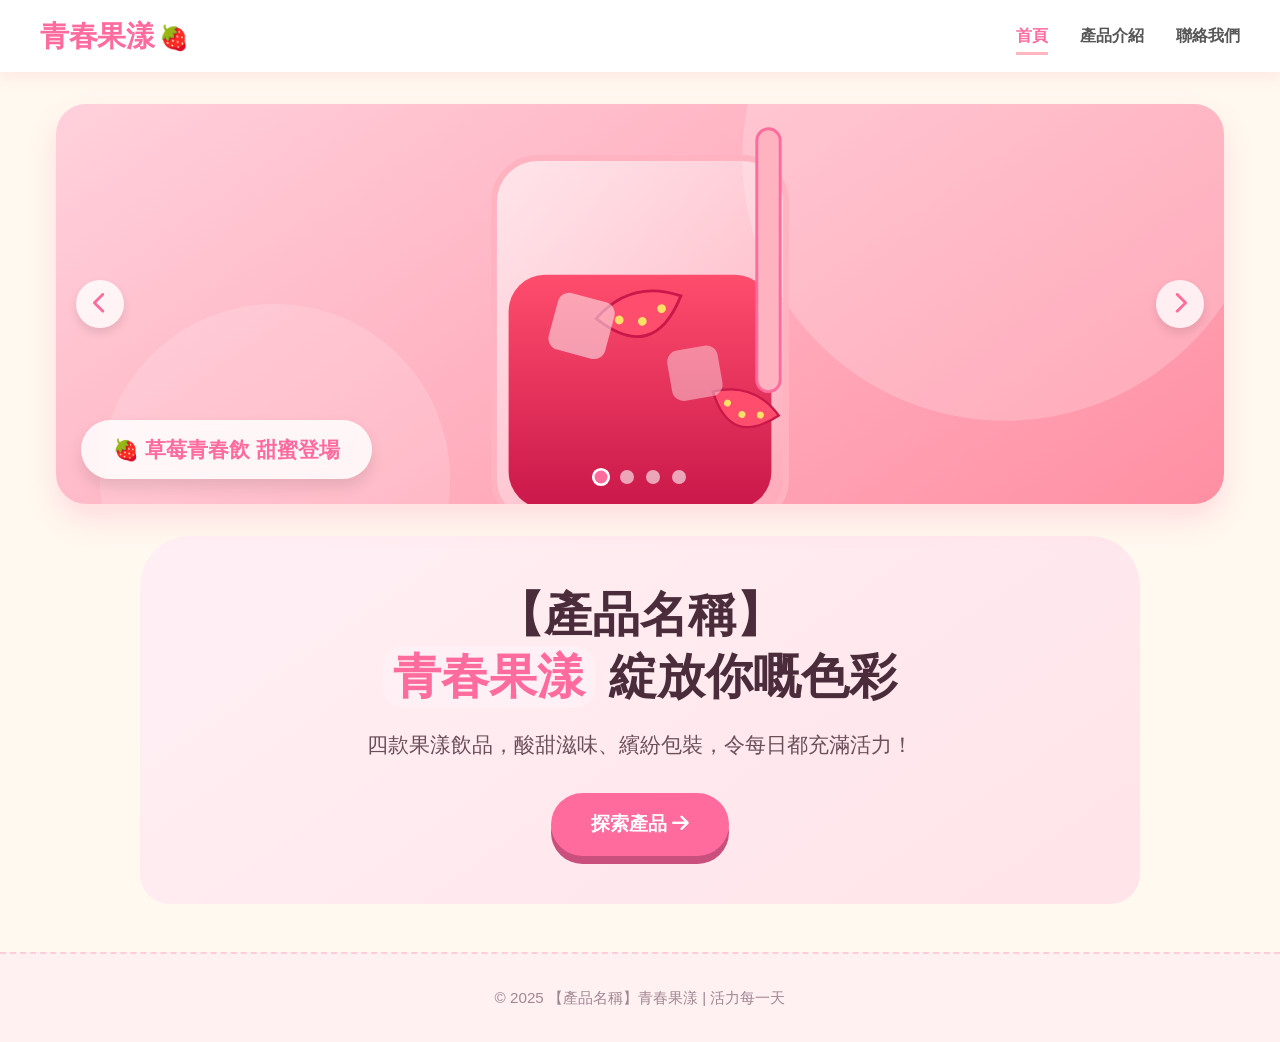
<file: index.html>
<!-- index.html -->
<!DOCTYPE html>
<html lang="zh-HK">
<head>
  <meta charset="UTF-8">
  <meta name="viewport" content="width=device-width, initial-scale=1.0">
  <title>【青春果漾】| 首頁</title>
  <link rel="stylesheet" href="style.css">
  <link rel="stylesheet" href="https://cdnjs.cloudflare.com/ajax/libs/font-awesome/6.0.0-beta3/css/all.min.css">
</head>
<body>
  <!-- 導覽列 -->
  <nav class="navbar">
    <div class="nav-container">
      <a href="index.html" class="logo">青春果漾<span>🍓</span></a>
      <ul class="nav-links">
        <li><a href="index.html" class="active">首頁</a></li>
        <li><a href="products.html">產品介紹</a></li>
        <li><a href="contact.html">聯絡我們</a></li>
      </ul>
    </div>
  </nav>

  <!-- 主要內容：圖片輪播 + 青春主視覺 -->
  <main>
    <section class="hero">
      <div class="carousel-container">
        <div class="carousel">
          <!-- 草莓青春飲 SVG -->
          <div class="carousel-slide active">
            <div class="svg-slide" style="background: linear-gradient(145deg, #ffd1dc, #ff8fa3);">
              <svg viewBox="0 0 800 400" xmlns="http://www.w3.org/2000/svg" preserveAspectRatio="xMidYMid slice">
                <defs>
                  <linearGradient id="strawberryJuice" x1="0%" y1="0%" x2="0%" y2="100%">
                    <stop offset="0%" stop-color="#ff4d6d"/>
                    <stop offset="100%" stop-color="#c9184a"/>
                  </linearGradient>
                  <linearGradient id="glassGrad" x1="0%" y1="0%" x2="100%" y2="100%">
                    <stop offset="0%" stop-color="rgba(255,255,255,0.6)"/>
                    <stop offset="100%" stop-color="rgba(255,255,255,0.1)"/>
                  </linearGradient>
                </defs>
                <!-- 背景光暈 -->
                <circle cx="650" cy="100" r="180" fill="rgba(255,255,255,0.2)"/>
                <circle cx="150" cy="320" r="120" fill="rgba(255,255,255,0.15)"/>
                <!-- 杯子 -->
                <rect x="300" y="100" width="200" height="250" rx="30" fill="url(#glassGrad)" stroke="#ffb3c1" stroke-width="4"/>
                <!-- 果汁 -->
                <rect x="310" y="180" width="180" height="160" rx="25" fill="url(#strawberryJuice)"/>
                <!-- 草莓切片 -->
                <g transform="translate(370, 210) rotate(-15)">
                  <path d="M0,0 Q30,-20 60,0 Q30,40 0,0 Z" fill="#ff4d6d" stroke="#c9184a" stroke-width="2"/>
                  <circle cx="15" cy="5" r="3" fill="#ffe066"/>
                  <circle cx="30" cy="10" r="3" fill="#ffe066"/>
                  <circle cx="45" cy="5" r="3" fill="#ffe066"/>
                </g>
                <g transform="translate(450, 260) rotate(20) scale(0.8)">
                  <path d="M0,0 Q30,-20 60,0 Q30,40 0,0 Z" fill="#ff4d6d" stroke="#c9184a" stroke-width="2"/>
                  <circle cx="15" cy="5" r="3" fill="#ffe066"/>
                  <circle cx="30" cy="10" r="3" fill="#ffe066"/>
                  <circle cx="45" cy="5" r="3" fill="#ffe066"/>
                </g>
                <!-- 冰塊 -->
                <rect x="340" y="195" width="40" height="40" rx="8" fill="rgba(255,255,255,0.5)" transform="rotate(15, 360, 215)"/>
                <rect x="420" y="230" width="35" height="35" rx="8" fill="rgba(255,255,255,0.4)" transform="rotate(-10, 437, 247)"/>
                <!-- 吸管 -->
                <rect x="480" y="80" width="16" height="180" rx="8" fill="#ffb3c1" stroke="#ff6b9d" stroke-width="2"/>
                <!-- 裝飾文字 -->
                <text x="400" y="370" text-anchor="middle" font-family="Poppins, sans-serif" font-size="28" font-weight="bold" fill="#c9184a">🍓 草莓青春飲</text>
              </svg>
            </div>
            <div class="slide-caption">🍓 草莓青春飲 甜蜜登場</div>
          </div>

          <!-- 芒果活力飲 SVG -->
          <div class="carousel-slide">
            <div class="svg-slide" style="background: linear-gradient(145deg, #ffe5b4, #ffb347);">
              <svg viewBox="0 0 800 400" xmlns="http://www.w3.org/2000/svg" preserveAspectRatio="xMidYMid slice">
                <defs>
                  <linearGradient id="mangoJuice" x1="0%" y1="0%" x2="0%" y2="100%">
                    <stop offset="0%" stop-color="#ffb347"/>
                    <stop offset="100%" stop-color="#ff8c00"/>
                  </linearGradient>
                  <linearGradient id="glassGrad2" x1="0%" y1="0%" x2="100%" y2="100%">
                    <stop offset="0%" stop-color="rgba(255,255,255,0.6)"/>
                    <stop offset="100%" stop-color="rgba(255,255,255,0.1)"/>
                  </linearGradient>
                </defs>
                <circle cx="680" cy="320" r="160" fill="rgba(255,255,255,0.2)"/>
                <circle cx="120" cy="80" r="100" fill="rgba(255,255,255,0.15)"/>
                <!-- 杯子 -->
                <rect x="300" y="100" width="200" height="250" rx="30" fill="url(#glassGrad2)" stroke="#ffcc80" stroke-width="4"/>
                <rect x="310" y="180" width="180" height="160" rx="25" fill="url(#mangoJuice)"/>
                <!-- 芒果切片 -->
                <g transform="translate(340, 200) rotate(-25)">
                  <path d="M0,0 Q20,-30 50,-10 Q60,20 30,40 Q0,50 0,0 Z" fill="#ffb347" stroke="#e67e22" stroke-width="2"/>
                  <path d="M5,5 Q20,-15 40,-5" stroke="#ffe066" stroke-width="2" fill="none"/>
                </g>
                <g transform="translate(430, 270) rotate(30) scale(0.7)">
                  <path d="M0,0 Q20,-30 50,-10 Q60,20 30,40 Q0,50 0,0 Z" fill="#ffb347" stroke="#e67e22" stroke-width="2"/>
                  <path d="M5,5 Q20,-15 40,-5" stroke="#ffe066" stroke-width="2" fill="none"/>
                </g>
                <!-- 冰塊 -->
                <rect x="330" y="190" width="45" height="45" rx="8" fill="rgba(255,255,255,0.5)" transform="rotate(-5, 352, 212)"/>
                <rect x="410" y="230" width="40" height="40" rx="8" fill="rgba(255,255,255,0.4)" transform="rotate(10, 430, 250)"/>
                <!-- 吸管 -->
                <rect x="480" y="80" width="16" height="180" rx="8" fill="#ffcc80" stroke="#e67e22" stroke-width="2"/>
                <text x="400" y="370" text-anchor="middle" font-family="Poppins, sans-serif" font-size="28" font-weight="bold" fill="#e67e22">🥭 芒果活力飲</text>
              </svg>
            </div>
            <div class="slide-caption">🥭 芒果活力飲 熱情滿分</div>
          </div>

          <!-- 藍莓優格飲 SVG -->
          <div class="carousel-slide">
            <div class="svg-slide" style="background: linear-gradient(145deg, #d8b4fe, #a78bfa);">
              <svg viewBox="0 0 800 400" xmlns="http://www.w3.org/2000/svg" preserveAspectRatio="xMidYMid slice">
                <defs>
                  <linearGradient id="blueberryJuice" x1="0%" y1="0%" x2="0%" y2="100%">
                    <stop offset="0%" stop-color="#9b72cf"/>
                    <stop offset="100%" stop-color="#6b3fa0"/>
                  </linearGradient>
                  <linearGradient id="glassGrad3" x1="0%" y1="0%" x2="100%" y2="100%">
                    <stop offset="0%" stop-color="rgba(255,255,255,0.6)"/>
                    <stop offset="100%" stop-color="rgba(255,255,255,0.1)"/>
                  </linearGradient>
                </defs>
                <circle cx="650" cy="100" r="150" fill="rgba(255,255,255,0.2)"/>
                <circle cx="180" cy="330" r="130" fill="rgba(255,255,255,0.15)"/>
                <!-- 杯子 -->
                <rect x="300" y="100" width="200" height="250" rx="30" fill="url(#glassGrad3)" stroke="#c4b5fd" stroke-width="4"/>
                <rect x="310" y="180" width="180" height="160" rx="25" fill="url(#blueberryJuice)"/>
                <!-- 藍莓粒 -->
                <circle cx="350" cy="220" r="18" fill="#4c1d95" stroke="#7c3aed" stroke-width="2"/>
                <circle cx="400" cy="250" r="15" fill="#4c1d95" stroke="#7c3aed" stroke-width="2"/>
                <circle cx="440" cy="210" r="20" fill="#4c1d95" stroke="#7c3aed" stroke-width="2"/>
                <circle cx="370" cy="290" r="16" fill="#4c1d95" stroke="#7c3aed" stroke-width="2"/>
                <circle cx="460" cy="280" r="14" fill="#4c1d95" stroke="#7c3aed" stroke-width="2"/>
                <!-- 藍莓高光 -->
                <circle cx="345" cy="215" r="4" fill="rgba(255,255,255,0.6)"/>
                <circle cx="435" cy="205" r="5" fill="rgba(255,255,255,0.6)"/>
                <circle cx="365" cy="285" r="4" fill="rgba(255,255,255,0.6)"/>
                <!-- 優格漩渦 -->
                <path d="M330,200 Q380,160 430,200 Q460,230 440,270" stroke="rgba(255,255,255,0.5)" stroke-width="6" fill="none" stroke-linecap="round"/>
                <!-- 吸管 -->
                <rect x="480" y="80" width="16" height="180" rx="8" fill="#c4b5fd" stroke="#8b5cf6" stroke-width="2"/>
                <text x="400" y="370" text-anchor="middle" font-family="Poppins, sans-serif" font-size="28" font-weight="bold" fill="#4c1d95">🫐 藍莓優格飲</text>
              </svg>
            </div>
            <div class="slide-caption">🫐 藍莓優格飲 夢幻滋味</div>
          </div>

          <!-- 奇異果輕飲 SVG -->
          <div class="carousel-slide">
            <div class="svg-slide" style="background: linear-gradient(145deg, #bbf7d0, #86efac);">
              <svg viewBox="0 0 800 400" xmlns="http://www.w3.org/2000/svg" preserveAspectRatio="xMidYMid slice">
                <defs>
                  <linearGradient id="kiwiJuice" x1="0%" y1="0%" x2="0%" y2="100%">
                    <stop offset="0%" stop-color="#86efac"/>
                    <stop offset="100%" stop-color="#22c55e"/>
                  </linearGradient>
                  <linearGradient id="glassGrad4" x1="0%" y1="0%" x2="100%" y2="100%">
                    <stop offset="0%" stop-color="rgba(255,255,255,0.6)"/>
                    <stop offset="100%" stop-color="rgba(255,255,255,0.1)"/>
                  </linearGradient>
                </defs>
                <circle cx="680" cy="320" r="150" fill="rgba(255,255,255,0.2)"/>
                <circle cx="120" cy="80" r="110" fill="rgba(255,255,255,0.15)"/>
                <!-- 杯子 -->
                <rect x="300" y="100" width="200" height="250" rx="30" fill="url(#glassGrad4)" stroke="#86efac" stroke-width="4"/>
                <rect x="310" y="180" width="180" height="160" rx="25" fill="url(#kiwiJuice)"/>
                <!-- 奇異果切片 -->
                <g transform="translate(360, 210)">
                  <circle cx="0" cy="0" r="40" fill="#84cc16" stroke="#4d7c0f" stroke-width="3"/>
                  <circle cx="0" cy="0" r="25" fill="#a3e635"/>
                  <circle cx="0" cy="0" r="10" fill="#ecfccb"/>
                  <!-- 籽 -->
                  <circle cx="-15" cy="-10" r="2" fill="#1a2e05"/>
                  <circle cx="15" cy="-10" r="2" fill="#1a2e05"/>
                  <circle cx="-10" cy="15" r="2" fill="#1a2e05"/>
                  <circle cx="10" cy="15" r="2" fill="#1a2e05"/>
                  <circle cx="20" cy="5" r="2" fill="#1a2e05"/>
                  <circle cx="-20" cy="5" r="2" fill="#1a2e05"/>
                </g>
                <g transform="translate(450, 270) scale(0.6)">
                  <circle cx="0" cy="0" r="40" fill="#84cc16" stroke="#4d7c0f" stroke-width="3"/>
                  <circle cx="0" cy="0" r="25" fill="#a3e635"/>
                  <circle cx="0" cy="0" r="10" fill="#ecfccb"/>
                  <circle cx="-15" cy="-10" r="2" fill="#1a2e05"/>
                  <circle cx="15" cy="-10" r="2" fill="#1a2e05"/>
                  <circle cx="-10" cy="15" r="2" fill="#1a2e05"/>
                  <circle cx="10" cy="15" r="2" fill="#1a2e05"/>
                </g>
                <!-- 冰塊 -->
                <rect x="335" y="195" width="42" height="42" rx="8" fill="rgba(255,255,255,0.5)" transform="rotate(12, 356, 216)"/>
                <rect x="415" y="235" width="38" height="38" rx="8" fill="rgba(255,255,255,0.4)" transform="rotate(-8, 434, 254)"/>
                <!-- 薄荷葉 -->
                <ellipse cx="490" cy="170" rx="12" ry="6" fill="#22c55e" transform="rotate(-30, 490, 170)"/>
                <ellipse cx="505" cy="180" rx="12" ry="6" fill="#16a34a" transform="rotate(20, 505, 180)"/>
                <!-- 吸管 -->
                <rect x="480" y="80" width="16" height="180" rx="8" fill="#86efac" stroke="#22c55e" stroke-width="2"/>
                <text x="400" y="370" text-anchor="middle" font-family="Poppins, sans-serif" font-size="28" font-weight="bold" fill="#166534">🥝 奇異果輕飲</text>
              </svg>
            </div>
            <div class="slide-caption">🥝 奇異果輕飲 清新輕盈</div>
          </div>
        </div>
        <button class="carousel-btn prev" id="prevBtn"><i class="fas fa-chevron-left"></i></button>
        <button class="carousel-btn next" id="nextBtn"><i class="fas fa-chevron-right"></i></button>
        <div class="carousel-dots" id="dotsContainer">
          <span class="dot active" data-index="0"></span>
          <span class="dot" data-index="1"></span>
          <span class="dot" data-index="2"></span>
          <span class="dot" data-index="3"></span>
        </div>
      </div>
    </section>

    <!-- 青春標語區 -->
    <section class="tagline">
      <h1>【產品名稱】<br><span class="highlight">青春果漾</span> 綻放你嘅色彩</h1>
      <p>四款果漾飲品，酸甜滋味、繽紛包裝，令每日都充滿活力！</p>
      <a href="products.html" class="cta-button">探索產品 <i class="fas fa-arrow-right"></i></a>
    </section>
  </main>

  <!-- 頁尾 -->
  <footer>
    <p>© 2025 【產品名稱】青春果漾 | 活力每一天</p>
  </footer>

  <script src="script.js"></script>
</body>
</html>
</file>
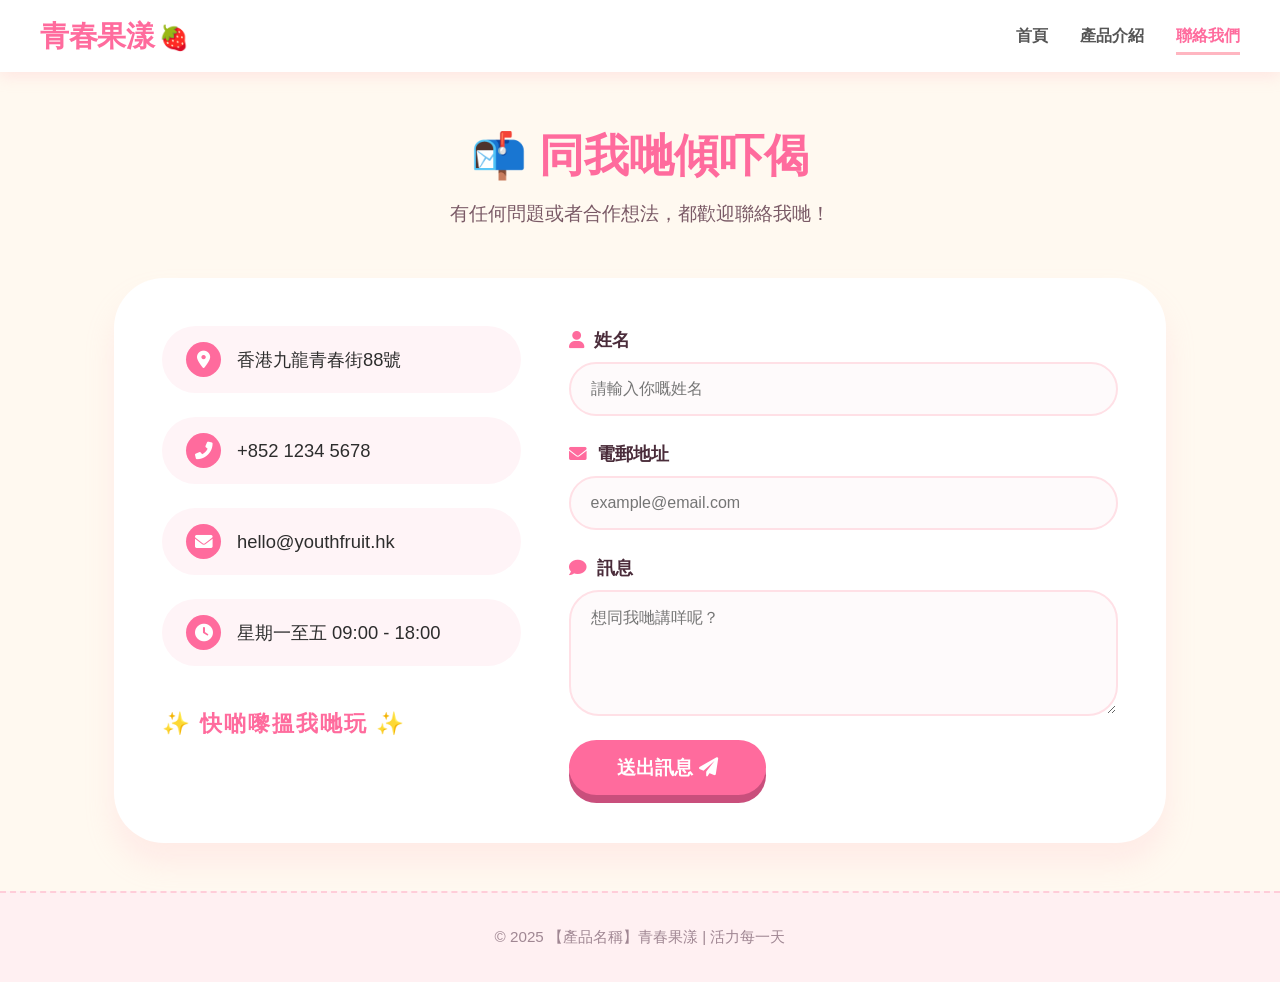
<file: contact.html>
<!-- contact.html -->
<!DOCTYPE html>
<html lang="zh-HK">
<head>
  <meta charset="UTF-8">
  <meta name="viewport" content="width=device-width, initial-scale=1.0">
  <title>【青春果漾】| 聯絡我們</title>
  <link rel="stylesheet" href="style.css">
  <link rel="stylesheet" href="https://cdnjs.cloudflare.com/ajax/libs/font-awesome/6.0.0-beta3/css/all.min.css">
</head>
<body>
  <nav class="navbar">
    <div class="nav-container">
      <a href="index.html" class="logo">青春果漾<span>🍓</span></a>
      <ul class="nav-links">
        <li><a href="index.html">首頁</a></li>
        <li><a href="products.html">產品介紹</a></li>
        <li><a href="contact.html" class="active">聯絡我們</a></li>
      </ul>
    </div>
  </nav>

  <main class="contact-main">
    <h1 class="page-title">📬 同我哋傾吓偈</h1>
    <p class="page-subtitle">有任何問題或者合作想法，都歡迎聯絡我哋！</p>

    <div class="contact-wrapper">
      <!-- 聯絡資訊 -->
      <div class="contact-info">
        <div class="info-item">
          <i class="fas fa-map-marker-alt"></i>
          <p>香港九龍青春街88號</p>
        </div>
        <div class="info-item">
          <i class="fas fa-phone-alt"></i>
          <p>+852 1234 5678</p>
        </div>
        <div class="info-item">
          <i class="fas fa-envelope"></i>
          <p>hello@youthfruit.hk</p>
        </div>
        <div class="info-item">
          <i class="fas fa-clock"></i>
          <p>星期一至五 09:00 - 18:00</p>
        </div>
        <div class="contact-doodle">✨ 快啲嚟搵我哋玩 ✨</div>
      </div>

      <!-- 聯絡表單 (僅示意，無實際後端) -->
      <form class="contact-form" id="contactForm">
        <div class="form-group">
          <label for="name"><i class="fas fa-user"></i> 姓名</label>
          <input type="text" id="name" placeholder="請輸入你嘅姓名" required>
        </div>
        <div class="form-group">
          <label for="email"><i class="fas fa-envelope"></i> 電郵地址</label>
          <input type="email" id="email" placeholder="example@email.com" required>
        </div>
        <div class="form-group">
          <label for="message"><i class="fas fa-comment"></i> 訊息</label>
          <textarea id="message" rows="5" placeholder="想同我哋講咩呢？" required></textarea>
        </div>
        <button type="submit" class="cta-button submit-btn">送出訊息 <i class="fas fa-paper-plane"></i></button>
      </form>
    </div>
  </main>

  <footer>
    <p>© 2025 【產品名稱】青春果漾 | 活力每一天</p>
  </footer>

  <script src="script.js"></script>
</body>
</html>
</file>
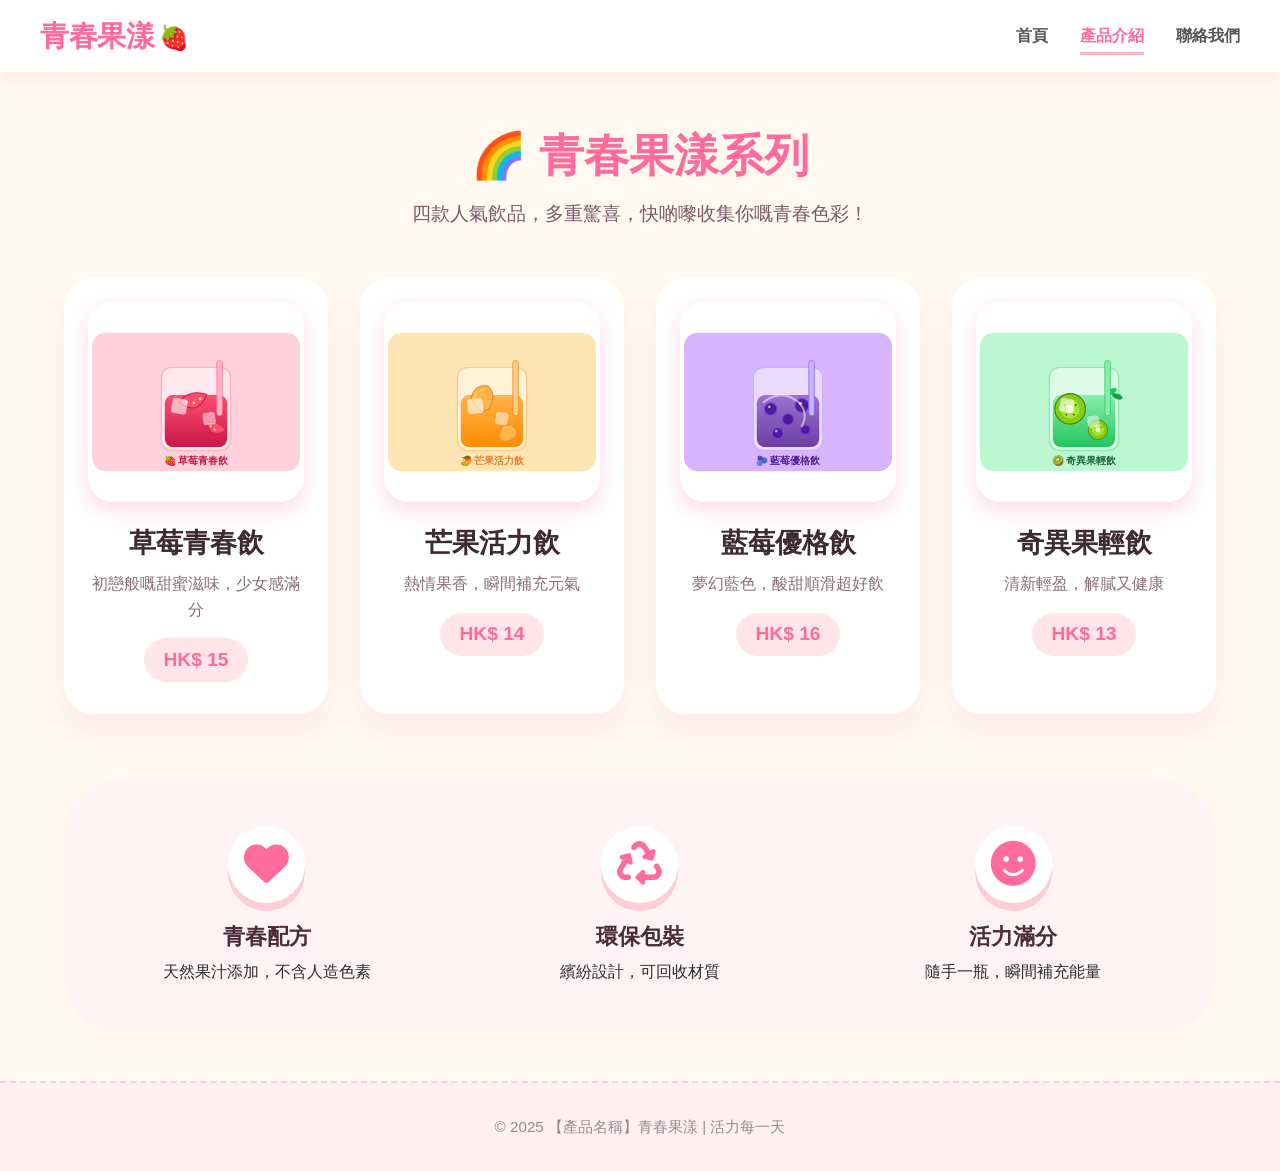
<file: deepseek_html_20261119_5ee842.html>
<!-- products.html -->
<!DOCTYPE html>
<html lang="zh-HK">
<head>
  <meta charset="UTF-8">
  <meta name="viewport" content="width=device-width, initial-scale=1.0">
  <title>【青春果漾】| 產品介紹</title>
  <link rel="stylesheet" href="style.css">
  <link rel="stylesheet" href="https://cdnjs.cloudflare.com/ajax/libs/font-awesome/6.0.0-beta3/css/all.min.css">
</head>
<body>
  <nav class="navbar">
    <div class="nav-container">
      <a href="index.html" class="logo">青春果漾<span>🍓</span></a>
      <ul class="nav-links">
        <li><a href="index.html">首頁</a></li>
        <li><a href="products.html" class="active">產品介紹</a></li>
        <li><a href="contact.html">聯絡我們</a></li>
      </ul>
    </div>
  </nav>

  <main class="products-main">
    <h1 class="page-title">🌈 青春果漾系列</h1>
    <p class="page-subtitle">四款人氣飲品，多重驚喜，快啲嚟收集你嘅青春色彩！</p>

    <!-- 產品卡片網格 -->
    <div class="products-grid">
      <!-- 草莓青春飲 -->
      <div class="product-card">
        <div class="product-img">
          <svg viewBox="0 0 300 200" xmlns="http://www.w3.org/2000/svg">
            <defs>
              <linearGradient id="pStrawberry" x1="0%" y1="0%" x2="0%" y2="100%">
                <stop offset="0%" stop-color="#ff4d6d"/>
                <stop offset="100%" stop-color="#c9184a"/>
              </linearGradient>
            </defs>
            <rect width="300" height="200" rx="20" fill="#ffd1dc"/>
            <!-- 杯子 -->
            <rect x="100" y="50" width="100" height="120" rx="15" fill="rgba(255,255,255,0.5)" stroke="#ffb3c1" stroke-width="2"/>
            <rect x="105" y="90" width="90" height="75" rx="12" fill="url(#pStrawberry)"/>
            <!-- 草莓切片 -->
            <g transform="translate(125, 100) rotate(-15) scale(0.7)">
              <path d="M0,0 Q30,-20 60,0 Q30,40 0,0 Z" fill="#ff4d6d" stroke="#c9184a" stroke-width="2"/>
              <circle cx="15" cy="5" r="3" fill="#ffe066"/>
              <circle cx="30" cy="10" r="3" fill="#ffe066"/>
              <circle cx="45" cy="5" r="3" fill="#ffe066"/>
            </g>
            <g transform="translate(165, 130) rotate(20) scale(0.5)">
              <path d="M0,0 Q30,-20 60,0 Q30,40 0,0 Z" fill="#ff4d6d" stroke="#c9184a" stroke-width="2"/>
              <circle cx="15" cy="5" r="3" fill="#ffe066"/>
              <circle cx="30" cy="10" r="3" fill="#ffe066"/>
            </g>
            <!-- 冰塊 -->
            <rect x="115" y="95" width="22" height="22" rx="4" fill="rgba(255,255,255,0.6)" transform="rotate(10, 126, 106)"/>
            <rect x="160" y="115" width="18" height="18" rx="4" fill="rgba(255,255,255,0.5)" transform="rotate(-8, 169, 124)"/>
            <!-- 吸管 -->
            <rect x="180" y="40" width="8" height="80" rx="4" fill="#ffb3c1" stroke="#ff6b9d" stroke-width="1"/>
            <text x="150" y="190" text-anchor="middle" font-family="Poppins, sans-serif" font-size="14" font-weight="bold" fill="#c9184a">🍓 草莓青春飲</text>
          </svg>
        </div>
        <h3>草莓青春飲</h3>
        <p>初戀般嘅甜蜜滋味，少女感滿分</p>
        <span class="price">HK$ 15</span>
      </div>

      <!-- 芒果活力飲 -->
      <div class="product-card">
        <div class="product-img">
          <svg viewBox="0 0 300 200" xmlns="http://www.w3.org/2000/svg">
            <defs>
              <linearGradient id="pMango" x1="0%" y1="0%" x2="0%" y2="100%">
                <stop offset="0%" stop-color="#ffb347"/>
                <stop offset="100%" stop-color="#ff8c00"/>
              </linearGradient>
            </defs>
            <rect width="300" height="200" rx="20" fill="#ffe5b4"/>
            <rect x="100" y="50" width="100" height="120" rx="15" fill="rgba(255,255,255,0.5)" stroke="#ffcc80" stroke-width="2"/>
            <rect x="105" y="90" width="90" height="75" rx="12" fill="url(#pMango)"/>
            <!-- 芒果切片 -->
            <g transform="translate(120, 95) rotate(-25) scale(0.6)">
              <path d="M0,0 Q20,-30 50,-10 Q60,20 30,40 Q0,50 0,0 Z" fill="#ffb347" stroke="#e67e22" stroke-width="2"/>
              <path d="M5,5 Q20,-15 40,-5" stroke="#ffe066" stroke-width="2" fill="none"/>
            </g>
            <g transform="translate(165, 135) rotate(30) scale(0.45)">
              <path d="M0,0 Q20,-30 50,-10 Q60,20 30,40 Q0,50 0,0 Z" fill="#ffb347" stroke="#e67e22" stroke-width="2"/>
              <path d="M5,5 Q20,-15 40,-5" stroke="#ffe066" stroke-width="2" fill="none"/>
            </g>
            <rect x="115" y="95" width="22" height="22" rx="4" fill="rgba(255,255,255,0.6)" transform="rotate(-5, 126, 106)"/>
            <rect x="155" y="115" width="18" height="18" rx="4" fill="rgba(255,255,255,0.5)" transform="rotate(10, 164, 124)"/>
            <rect x="180" y="40" width="8" height="80" rx="4" fill="#ffcc80" stroke="#e67e22" stroke-width="1"/>
            <text x="150" y="190" text-anchor="middle" font-family="Poppins, sans-serif" font-size="14" font-weight="bold" fill="#e67e22">🥭 芒果活力飲</text>
          </svg>
        </div>
        <h3>芒果活力飲</h3>
        <p>熱情果香，瞬間補充元氣</p>
        <span class="price">HK$ 14</span>
      </div>

      <!-- 藍莓優格飲 -->
      <div class="product-card">
        <div class="product-img">
          <svg viewBox="0 0 300 200" xmlns="http://www.w3.org/2000/svg">
            <defs>
              <linearGradient id="pBlueberry" x1="0%" y1="0%" x2="0%" y2="100%">
                <stop offset="0%" stop-color="#9b72cf"/>
                <stop offset="100%" stop-color="#6b3fa0"/>
              </linearGradient>
            </defs>
            <rect width="300" height="200" rx="20" fill="#d8b4fe"/>
            <rect x="100" y="50" width="100" height="120" rx="15" fill="rgba(255,255,255,0.5)" stroke="#c4b5fd" stroke-width="2"/>
            <rect x="105" y="90" width="90" height="75" rx="12" fill="url(#pBlueberry)"/>
            <!-- 藍莓粒 -->
            <circle cx="125" cy="110" r="9" fill="#4c1d95" stroke="#7c3aed" stroke-width="1.5"/>
            <circle cx="150" cy="125" r="8" fill="#4c1d95" stroke="#7c3aed" stroke-width="1.5"/>
            <circle cx="170" cy="105" r="10" fill="#4c1d95" stroke="#7c3aed" stroke-width="1.5"/>
            <circle cx="135" cy="145" r="8" fill="#4c1d95" stroke="#7c3aed" stroke-width="1.5"/>
            <circle cx="175" cy="140" r="7" fill="#4c1d95" stroke="#7c3aed" stroke-width="1.5"/>
            <!-- 高光 -->
            <circle cx="123" cy="107" r="2" fill="rgba(255,255,255,0.6)"/>
            <circle cx="168" cy="102" r="2.5" fill="rgba(255,255,255,0.6)"/>
            <circle cx="133" cy="142" r="2" fill="rgba(255,255,255,0.6)"/>
            <!-- 優格漩渦 -->
            <path d="M115,100 Q140,80 165,100 Q180,115 170,135" stroke="rgba(255,255,255,0.5)" stroke-width="3" fill="none" stroke-linecap="round"/>
            <rect x="180" y="40" width="8" height="80" rx="4" fill="#c4b5fd" stroke="#8b5cf6" stroke-width="1"/>
            <text x="150" y="190" text-anchor="middle" font-family="Poppins, sans-serif" font-size="14" font-weight="bold" fill="#4c1d95">🫐 藍莓優格飲</text>
          </svg>
        </div>
        <h3>藍莓優格飲</h3>
        <p>夢幻藍色，酸甜順滑超好飲</p>
        <span class="price">HK$ 16</span>
      </div>

      <!-- 奇異果輕飲 -->
      <div class="product-card">
        <div class="product-img">
          <svg viewBox="0 0 300 200" xmlns="http://www.w3.org/2000/svg">
            <defs>
              <linearGradient id="pKiwi" x1="0%" y1="0%" x2="0%" y2="100%">
                <stop offset="0%" stop-color="#86efac"/>
                <stop offset="100%" stop-color="#22c55e"/>
              </linearGradient>
            </defs>
            <rect width="300" height="200" rx="20" fill="#bbf7d0"/>
            <rect x="100" y="50" width="100" height="120" rx="15" fill="rgba(255,255,255,0.5)" stroke="#86efac" stroke-width="2"/>
            <rect x="105" y="90" width="90" height="75" rx="12" fill="url(#pKiwi)"/>
            <!-- 奇異果切片 -->
            <g transform="translate(130, 110) scale(0.55)">
              <circle cx="0" cy="0" r="40" fill="#84cc16" stroke="#4d7c0f" stroke-width="3"/>
              <circle cx="0" cy="0" r="25" fill="#a3e635"/>
              <circle cx="0" cy="0" r="10" fill="#ecfccb"/>
              <circle cx="-15" cy="-10" r="2" fill="#1a2e05"/>
              <circle cx="15" cy="-10" r="2" fill="#1a2e05"/>
              <circle cx="-10" cy="15" r="2" fill="#1a2e05"/>
              <circle cx="10" cy="15" r="2" fill="#1a2e05"/>
            </g>
            <g transform="translate(170, 140) scale(0.35)">
              <circle cx="0" cy="0" r="40" fill="#84cc16" stroke="#4d7c0f" stroke-width="3"/>
              <circle cx="0" cy="0" r="25" fill="#a3e635"/>
              <circle cx="0" cy="0" r="10" fill="#ecfccb"/>
              <circle cx="-15" cy="-10" r="2" fill="#1a2e05"/>
              <circle cx="15" cy="-10" r="2" fill="#1a2e05"/>
            </g>
            <rect x="115" y="95" width="20" height="20" rx="4" fill="rgba(255,255,255,0.6)" transform="rotate(12, 125, 105)"/>
            <rect x="155" y="120" width="17" height="17" rx="4" fill="rgba(255,255,255,0.5)" transform="rotate(-8, 163, 128)"/>
            <!-- 薄荷葉 -->
            <ellipse cx="190" cy="85" rx="8" ry="4" fill="#22c55e" transform="rotate(-30, 190, 85)"/>
            <ellipse cx="198" cy="92" rx="8" ry="4" fill="#16a34a" transform="rotate(20, 198, 92)"/>
            <rect x="180" y="40" width="8" height="80" rx="4" fill="#86efac" stroke="#22c55e" stroke-width="1"/>
            <text x="150" y="190" text-anchor="middle" font-family="Poppins, sans-serif" font-size="14" font-weight="bold" fill="#166534">🥝 奇異果輕飲</text>
          </svg>
        </div>
        <h3>奇異果輕飲</h3>
        <p>清新輕盈，解膩又健康</p>
        <span class="price">HK$ 13</span>
      </div>
    </div>

    <!-- 產品特色 -->
    <section class="features">
      <div class="feature-item">
        <i class="fas fa-heart"></i>
        <h4>青春配方</h4>
        <p>天然果汁添加，不含人造色素</p>
      </div>
      <div class="feature-item">
        <i class="fas fa-recycle"></i>
        <h4>環保包裝</h4>
        <p>繽紛設計，可回收材質</p>
      </div>
      <div class="feature-item">
        <i class="fas fa-smile"></i>
        <h4>活力滿分</h4>
        <p>隨手一瓶，瞬間補充能量</p>
      </div>
    </section>
  </main>

  <footer>
    <p>© 2025 【產品名稱】青春果漾 | 活力每一天</p>
  </footer>

  <script src="script.js"></script>
</body>
</html>
</file>
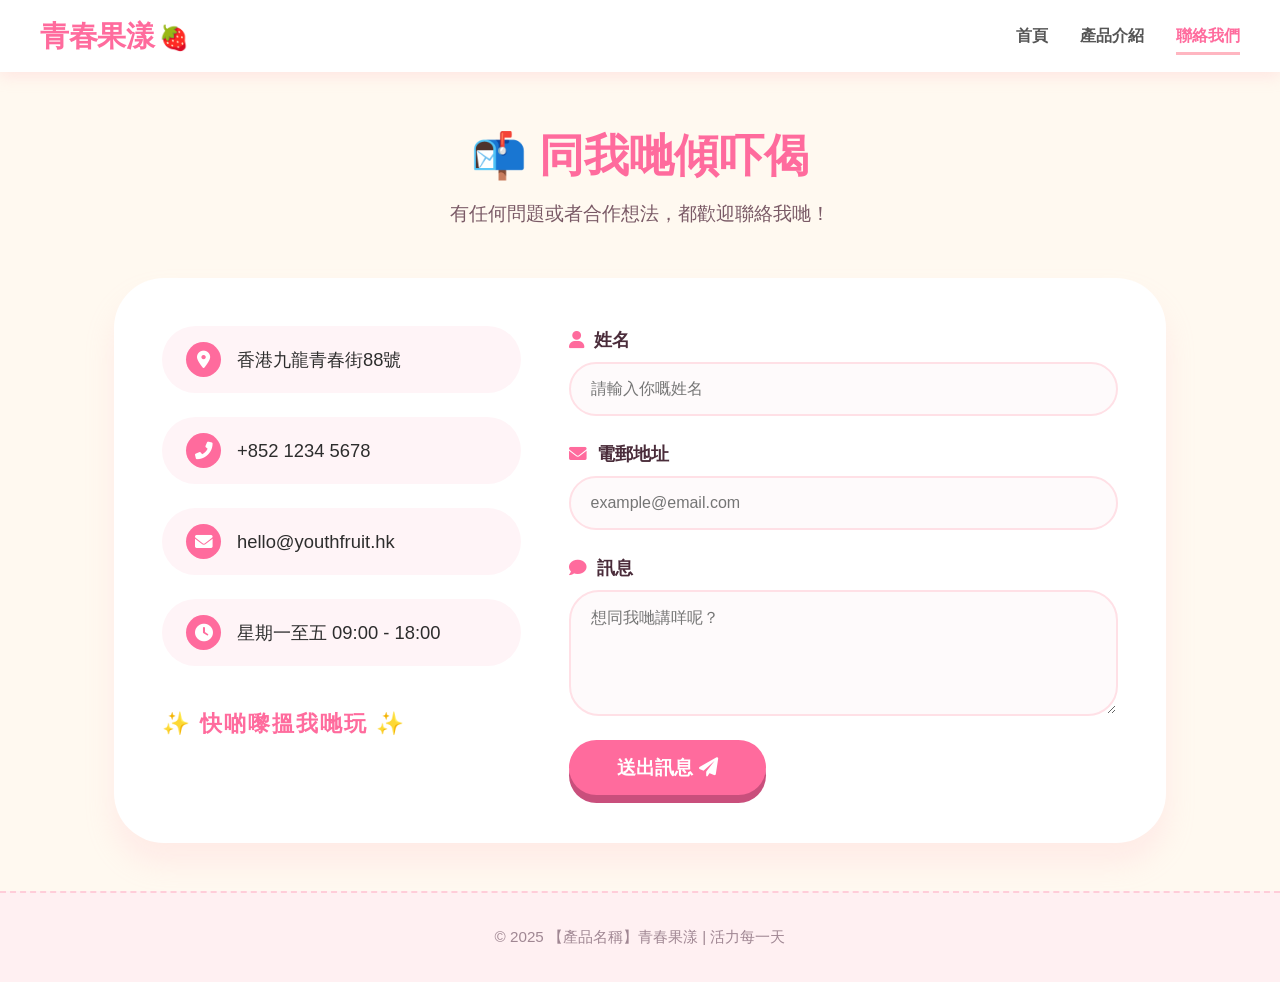
<file: deepseek_html_20261119_abaaaf.html>
<!-- contact.html -->
<!DOCTYPE html>
<html lang="zh-HK">
<head>
  <meta charset="UTF-8">
  <meta name="viewport" content="width=device-width, initial-scale=1.0">
  <title>【青春果漾】| 聯絡我們</title>
  <link rel="stylesheet" href="style.css">
  <link rel="stylesheet" href="https://cdnjs.cloudflare.com/ajax/libs/font-awesome/6.0.0-beta3/css/all.min.css">
</head>
<body>
  <nav class="navbar">
    <div class="nav-container">
      <a href="index.html" class="logo">青春果漾<span>🍓</span></a>
      <ul class="nav-links">
        <li><a href="index.html">首頁</a></li>
        <li><a href="products.html">產品介紹</a></li>
        <li><a href="contact.html" class="active">聯絡我們</a></li>
      </ul>
    </div>
  </nav>

  <main class="contact-main">
    <h1 class="page-title">📬 同我哋傾吓偈</h1>
    <p class="page-subtitle">有任何問題或者合作想法，都歡迎聯絡我哋！</p>

    <div class="contact-wrapper">
      <!-- 聯絡資訊 -->
      <div class="contact-info">
        <div class="info-item">
          <i class="fas fa-map-marker-alt"></i>
          <p>香港九龍青春街88號</p>
        </div>
        <div class="info-item">
          <i class="fas fa-phone-alt"></i>
          <p>+852 1234 5678</p>
        </div>
        <div class="info-item">
          <i class="fas fa-envelope"></i>
          <p>hello@youthfruit.hk</p>
        </div>
        <div class="info-item">
          <i class="fas fa-clock"></i>
          <p>星期一至五 09:00 - 18:00</p>
        </div>
        <div class="contact-doodle">✨ 快啲嚟搵我哋玩 ✨</div>
      </div>

      <!-- 聯絡表單 (僅示意，無實際後端) -->
      <form class="contact-form" id="contactForm">
        <div class="form-group">
          <label for="name"><i class="fas fa-user"></i> 姓名</label>
          <input type="text" id="name" placeholder="請輸入你嘅姓名" required>
        </div>
        <div class="form-group">
          <label for="email"><i class="fas fa-envelope"></i> 電郵地址</label>
          <input type="email" id="email" placeholder="example@email.com" required>
        </div>
        <div class="form-group">
          <label for="message"><i class="fas fa-comment"></i> 訊息</label>
          <textarea id="message" rows="5" placeholder="想同我哋講咩呢？" required></textarea>
        </div>
        <button type="submit" class="cta-button submit-btn">送出訊息 <i class="fas fa-paper-plane"></i></button>
      </form>
    </div>
  </main>

  <footer>
    <p>© 2025 【產品名稱】青春果漾 | 活力每一天</p>
  </footer>

  <script src="script.js"></script>
</body>
</html>
</file>
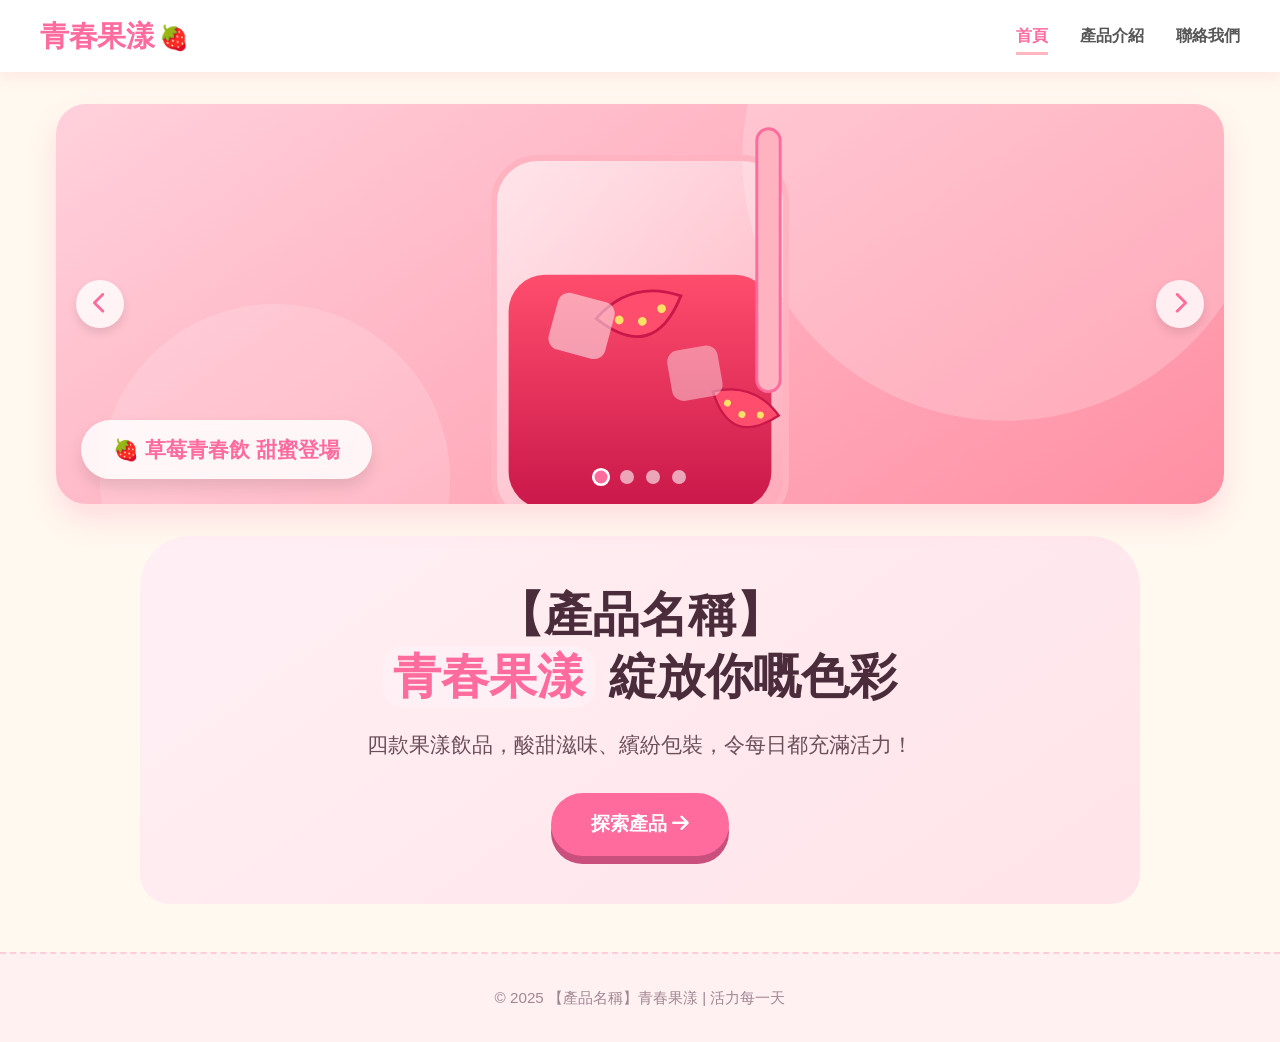
<file: deepseek_html_20261119_c765ca (1).html>
<!-- index.html -->
<!DOCTYPE html>
<html lang="zh-HK">
<head>
  <meta charset="UTF-8">
  <meta name="viewport" content="width=device-width, initial-scale=1.0">
  <title>【青春果漾】| 首頁</title>
  <link rel="stylesheet" href="style.css">
  <link rel="stylesheet" href="https://cdnjs.cloudflare.com/ajax/libs/font-awesome/6.0.0-beta3/css/all.min.css">
</head>
<body>
  <!-- 導覽列 -->
  <nav class="navbar">
    <div class="nav-container">
      <a href="index.html" class="logo">青春果漾<span>🍓</span></a>
      <ul class="nav-links">
        <li><a href="index.html" class="active">首頁</a></li>
        <li><a href="products.html">產品介紹</a></li>
        <li><a href="contact.html">聯絡我們</a></li>
      </ul>
    </div>
  </nav>

  <!-- 主要內容：圖片輪播 + 青春主視覺 -->
  <main>
    <section class="hero">
      <div class="carousel-container">
        <div class="carousel">
          <!-- 草莓青春飲 SVG -->
          <div class="carousel-slide active">
            <div class="svg-slide" style="background: linear-gradient(145deg, #ffd1dc, #ff8fa3);">
              <svg viewBox="0 0 800 400" xmlns="http://www.w3.org/2000/svg" preserveAspectRatio="xMidYMid slice">
                <defs>
                  <linearGradient id="strawberryJuice" x1="0%" y1="0%" x2="0%" y2="100%">
                    <stop offset="0%" stop-color="#ff4d6d"/>
                    <stop offset="100%" stop-color="#c9184a"/>
                  </linearGradient>
                  <linearGradient id="glassGrad" x1="0%" y1="0%" x2="100%" y2="100%">
                    <stop offset="0%" stop-color="rgba(255,255,255,0.6)"/>
                    <stop offset="100%" stop-color="rgba(255,255,255,0.1)"/>
                  </linearGradient>
                </defs>
                <!-- 背景光暈 -->
                <circle cx="650" cy="100" r="180" fill="rgba(255,255,255,0.2)"/>
                <circle cx="150" cy="320" r="120" fill="rgba(255,255,255,0.15)"/>
                <!-- 杯子 -->
                <rect x="300" y="100" width="200" height="250" rx="30" fill="url(#glassGrad)" stroke="#ffb3c1" stroke-width="4"/>
                <!-- 果汁 -->
                <rect x="310" y="180" width="180" height="160" rx="25" fill="url(#strawberryJuice)"/>
                <!-- 草莓切片 -->
                <g transform="translate(370, 210) rotate(-15)">
                  <path d="M0,0 Q30,-20 60,0 Q30,40 0,0 Z" fill="#ff4d6d" stroke="#c9184a" stroke-width="2"/>
                  <circle cx="15" cy="5" r="3" fill="#ffe066"/>
                  <circle cx="30" cy="10" r="3" fill="#ffe066"/>
                  <circle cx="45" cy="5" r="3" fill="#ffe066"/>
                </g>
                <g transform="translate(450, 260) rotate(20) scale(0.8)">
                  <path d="M0,0 Q30,-20 60,0 Q30,40 0,0 Z" fill="#ff4d6d" stroke="#c9184a" stroke-width="2"/>
                  <circle cx="15" cy="5" r="3" fill="#ffe066"/>
                  <circle cx="30" cy="10" r="3" fill="#ffe066"/>
                  <circle cx="45" cy="5" r="3" fill="#ffe066"/>
                </g>
                <!-- 冰塊 -->
                <rect x="340" y="195" width="40" height="40" rx="8" fill="rgba(255,255,255,0.5)" transform="rotate(15, 360, 215)"/>
                <rect x="420" y="230" width="35" height="35" rx="8" fill="rgba(255,255,255,0.4)" transform="rotate(-10, 437, 247)"/>
                <!-- 吸管 -->
                <rect x="480" y="80" width="16" height="180" rx="8" fill="#ffb3c1" stroke="#ff6b9d" stroke-width="2"/>
                <!-- 裝飾文字 -->
                <text x="400" y="370" text-anchor="middle" font-family="Poppins, sans-serif" font-size="28" font-weight="bold" fill="#c9184a">🍓 草莓青春飲</text>
              </svg>
            </div>
            <div class="slide-caption">🍓 草莓青春飲 甜蜜登場</div>
          </div>

          <!-- 芒果活力飲 SVG -->
          <div class="carousel-slide">
            <div class="svg-slide" style="background: linear-gradient(145deg, #ffe5b4, #ffb347);">
              <svg viewBox="0 0 800 400" xmlns="http://www.w3.org/2000/svg" preserveAspectRatio="xMidYMid slice">
                <defs>
                  <linearGradient id="mangoJuice" x1="0%" y1="0%" x2="0%" y2="100%">
                    <stop offset="0%" stop-color="#ffb347"/>
                    <stop offset="100%" stop-color="#ff8c00"/>
                  </linearGradient>
                  <linearGradient id="glassGrad2" x1="0%" y1="0%" x2="100%" y2="100%">
                    <stop offset="0%" stop-color="rgba(255,255,255,0.6)"/>
                    <stop offset="100%" stop-color="rgba(255,255,255,0.1)"/>
                  </linearGradient>
                </defs>
                <circle cx="680" cy="320" r="160" fill="rgba(255,255,255,0.2)"/>
                <circle cx="120" cy="80" r="100" fill="rgba(255,255,255,0.15)"/>
                <!-- 杯子 -->
                <rect x="300" y="100" width="200" height="250" rx="30" fill="url(#glassGrad2)" stroke="#ffcc80" stroke-width="4"/>
                <rect x="310" y="180" width="180" height="160" rx="25" fill="url(#mangoJuice)"/>
                <!-- 芒果切片 -->
                <g transform="translate(340, 200) rotate(-25)">
                  <path d="M0,0 Q20,-30 50,-10 Q60,20 30,40 Q0,50 0,0 Z" fill="#ffb347" stroke="#e67e22" stroke-width="2"/>
                  <path d="M5,5 Q20,-15 40,-5" stroke="#ffe066" stroke-width="2" fill="none"/>
                </g>
                <g transform="translate(430, 270) rotate(30) scale(0.7)">
                  <path d="M0,0 Q20,-30 50,-10 Q60,20 30,40 Q0,50 0,0 Z" fill="#ffb347" stroke="#e67e22" stroke-width="2"/>
                  <path d="M5,5 Q20,-15 40,-5" stroke="#ffe066" stroke-width="2" fill="none"/>
                </g>
                <!-- 冰塊 -->
                <rect x="330" y="190" width="45" height="45" rx="8" fill="rgba(255,255,255,0.5)" transform="rotate(-5, 352, 212)"/>
                <rect x="410" y="230" width="40" height="40" rx="8" fill="rgba(255,255,255,0.4)" transform="rotate(10, 430, 250)"/>
                <!-- 吸管 -->
                <rect x="480" y="80" width="16" height="180" rx="8" fill="#ffcc80" stroke="#e67e22" stroke-width="2"/>
                <text x="400" y="370" text-anchor="middle" font-family="Poppins, sans-serif" font-size="28" font-weight="bold" fill="#e67e22">🥭 芒果活力飲</text>
              </svg>
            </div>
            <div class="slide-caption">🥭 芒果活力飲 熱情滿分</div>
          </div>

          <!-- 藍莓優格飲 SVG -->
          <div class="carousel-slide">
            <div class="svg-slide" style="background: linear-gradient(145deg, #d8b4fe, #a78bfa);">
              <svg viewBox="0 0 800 400" xmlns="http://www.w3.org/2000/svg" preserveAspectRatio="xMidYMid slice">
                <defs>
                  <linearGradient id="blueberryJuice" x1="0%" y1="0%" x2="0%" y2="100%">
                    <stop offset="0%" stop-color="#9b72cf"/>
                    <stop offset="100%" stop-color="#6b3fa0"/>
                  </linearGradient>
                  <linearGradient id="glassGrad3" x1="0%" y1="0%" x2="100%" y2="100%">
                    <stop offset="0%" stop-color="rgba(255,255,255,0.6)"/>
                    <stop offset="100%" stop-color="rgba(255,255,255,0.1)"/>
                  </linearGradient>
                </defs>
                <circle cx="650" cy="100" r="150" fill="rgba(255,255,255,0.2)"/>
                <circle cx="180" cy="330" r="130" fill="rgba(255,255,255,0.15)"/>
                <!-- 杯子 -->
                <rect x="300" y="100" width="200" height="250" rx="30" fill="url(#glassGrad3)" stroke="#c4b5fd" stroke-width="4"/>
                <rect x="310" y="180" width="180" height="160" rx="25" fill="url(#blueberryJuice)"/>
                <!-- 藍莓粒 -->
                <circle cx="350" cy="220" r="18" fill="#4c1d95" stroke="#7c3aed" stroke-width="2"/>
                <circle cx="400" cy="250" r="15" fill="#4c1d95" stroke="#7c3aed" stroke-width="2"/>
                <circle cx="440" cy="210" r="20" fill="#4c1d95" stroke="#7c3aed" stroke-width="2"/>
                <circle cx="370" cy="290" r="16" fill="#4c1d95" stroke="#7c3aed" stroke-width="2"/>
                <circle cx="460" cy="280" r="14" fill="#4c1d95" stroke="#7c3aed" stroke-width="2"/>
                <!-- 藍莓高光 -->
                <circle cx="345" cy="215" r="4" fill="rgba(255,255,255,0.6)"/>
                <circle cx="435" cy="205" r="5" fill="rgba(255,255,255,0.6)"/>
                <circle cx="365" cy="285" r="4" fill="rgba(255,255,255,0.6)"/>
                <!-- 優格漩渦 -->
                <path d="M330,200 Q380,160 430,200 Q460,230 440,270" stroke="rgba(255,255,255,0.5)" stroke-width="6" fill="none" stroke-linecap="round"/>
                <!-- 吸管 -->
                <rect x="480" y="80" width="16" height="180" rx="8" fill="#c4b5fd" stroke="#8b5cf6" stroke-width="2"/>
                <text x="400" y="370" text-anchor="middle" font-family="Poppins, sans-serif" font-size="28" font-weight="bold" fill="#4c1d95">🫐 藍莓優格飲</text>
              </svg>
            </div>
            <div class="slide-caption">🫐 藍莓優格飲 夢幻滋味</div>
          </div>

          <!-- 奇異果輕飲 SVG -->
          <div class="carousel-slide">
            <div class="svg-slide" style="background: linear-gradient(145deg, #bbf7d0, #86efac);">
              <svg viewBox="0 0 800 400" xmlns="http://www.w3.org/2000/svg" preserveAspectRatio="xMidYMid slice">
                <defs>
                  <linearGradient id="kiwiJuice" x1="0%" y1="0%" x2="0%" y2="100%">
                    <stop offset="0%" stop-color="#86efac"/>
                    <stop offset="100%" stop-color="#22c55e"/>
                  </linearGradient>
                  <linearGradient id="glassGrad4" x1="0%" y1="0%" x2="100%" y2="100%">
                    <stop offset="0%" stop-color="rgba(255,255,255,0.6)"/>
                    <stop offset="100%" stop-color="rgba(255,255,255,0.1)"/>
                  </linearGradient>
                </defs>
                <circle cx="680" cy="320" r="150" fill="rgba(255,255,255,0.2)"/>
                <circle cx="120" cy="80" r="110" fill="rgba(255,255,255,0.15)"/>
                <!-- 杯子 -->
                <rect x="300" y="100" width="200" height="250" rx="30" fill="url(#glassGrad4)" stroke="#86efac" stroke-width="4"/>
                <rect x="310" y="180" width="180" height="160" rx="25" fill="url(#kiwiJuice)"/>
                <!-- 奇異果切片 -->
                <g transform="translate(360, 210)">
                  <circle cx="0" cy="0" r="40" fill="#84cc16" stroke="#4d7c0f" stroke-width="3"/>
                  <circle cx="0" cy="0" r="25" fill="#a3e635"/>
                  <circle cx="0" cy="0" r="10" fill="#ecfccb"/>
                  <!-- 籽 -->
                  <circle cx="-15" cy="-10" r="2" fill="#1a2e05"/>
                  <circle cx="15" cy="-10" r="2" fill="#1a2e05"/>
                  <circle cx="-10" cy="15" r="2" fill="#1a2e05"/>
                  <circle cx="10" cy="15" r="2" fill="#1a2e05"/>
                  <circle cx="20" cy="5" r="2" fill="#1a2e05"/>
                  <circle cx="-20" cy="5" r="2" fill="#1a2e05"/>
                </g>
                <g transform="translate(450, 270) scale(0.6)">
                  <circle cx="0" cy="0" r="40" fill="#84cc16" stroke="#4d7c0f" stroke-width="3"/>
                  <circle cx="0" cy="0" r="25" fill="#a3e635"/>
                  <circle cx="0" cy="0" r="10" fill="#ecfccb"/>
                  <circle cx="-15" cy="-10" r="2" fill="#1a2e05"/>
                  <circle cx="15" cy="-10" r="2" fill="#1a2e05"/>
                  <circle cx="-10" cy="15" r="2" fill="#1a2e05"/>
                  <circle cx="10" cy="15" r="2" fill="#1a2e05"/>
                </g>
                <!-- 冰塊 -->
                <rect x="335" y="195" width="42" height="42" rx="8" fill="rgba(255,255,255,0.5)" transform="rotate(12, 356, 216)"/>
                <rect x="415" y="235" width="38" height="38" rx="8" fill="rgba(255,255,255,0.4)" transform="rotate(-8, 434, 254)"/>
                <!-- 薄荷葉 -->
                <ellipse cx="490" cy="170" rx="12" ry="6" fill="#22c55e" transform="rotate(-30, 490, 170)"/>
                <ellipse cx="505" cy="180" rx="12" ry="6" fill="#16a34a" transform="rotate(20, 505, 180)"/>
                <!-- 吸管 -->
                <rect x="480" y="80" width="16" height="180" rx="8" fill="#86efac" stroke="#22c55e" stroke-width="2"/>
                <text x="400" y="370" text-anchor="middle" font-family="Poppins, sans-serif" font-size="28" font-weight="bold" fill="#166534">🥝 奇異果輕飲</text>
              </svg>
            </div>
            <div class="slide-caption">🥝 奇異果輕飲 清新輕盈</div>
          </div>
        </div>
        <button class="carousel-btn prev" id="prevBtn"><i class="fas fa-chevron-left"></i></button>
        <button class="carousel-btn next" id="nextBtn"><i class="fas fa-chevron-right"></i></button>
        <div class="carousel-dots" id="dotsContainer">
          <span class="dot active" data-index="0"></span>
          <span class="dot" data-index="1"></span>
          <span class="dot" data-index="2"></span>
          <span class="dot" data-index="3"></span>
        </div>
      </div>
    </section>

    <!-- 青春標語區 -->
    <section class="tagline">
      <h1>【產品名稱】<br><span class="highlight">青春果漾</span> 綻放你嘅色彩</h1>
      <p>四款果漾飲品，酸甜滋味、繽紛包裝，令每日都充滿活力！</p>
      <a href="products.html" class="cta-button">探索產品 <i class="fas fa-arrow-right"></i></a>
    </section>
  </main>

  <!-- 頁尾 -->
  <footer>
    <p>© 2025 【產品名稱】青春果漾 | 活力每一天</p>
  </footer>

  <script src="script.js"></script>
</body>
</html>
</file>
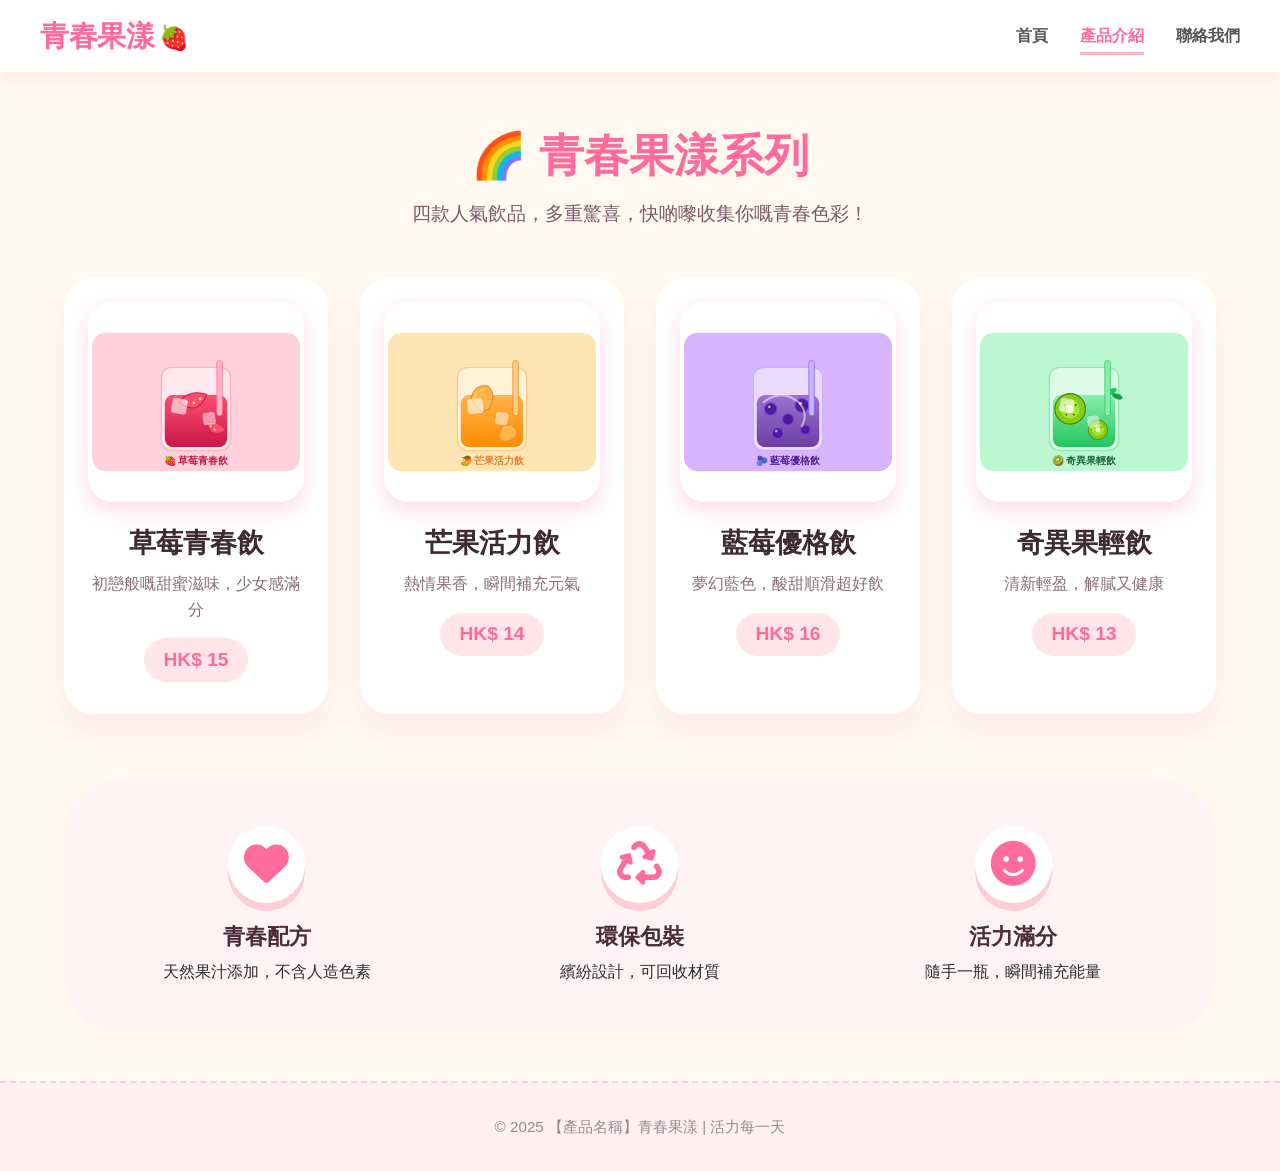
<file: products.html>
<!-- products.html -->
<!DOCTYPE html>
<html lang="zh-HK">
<head>
  <meta charset="UTF-8">
  <meta name="viewport" content="width=device-width, initial-scale=1.0">
  <title>【青春果漾】| 產品介紹</title>
  <link rel="stylesheet" href="style.css">
  <link rel="stylesheet" href="https://cdnjs.cloudflare.com/ajax/libs/font-awesome/6.0.0-beta3/css/all.min.css">
</head>
<body>
  <nav class="navbar">
    <div class="nav-container">
      <a href="index.html" class="logo">青春果漾<span>🍓</span></a>
      <ul class="nav-links">
        <li><a href="index.html">首頁</a></li>
        <li><a href="products.html" class="active">產品介紹</a></li>
        <li><a href="contact.html">聯絡我們</a></li>
      </ul>
    </div>
  </nav>

  <main class="products-main">
    <h1 class="page-title">🌈 青春果漾系列</h1>
    <p class="page-subtitle">四款人氣飲品，多重驚喜，快啲嚟收集你嘅青春色彩！</p>

    <!-- 產品卡片網格 -->
    <div class="products-grid">
      <!-- 草莓青春飲 -->
      <div class="product-card">
        <div class="product-img">
          <svg viewBox="0 0 300 200" xmlns="http://www.w3.org/2000/svg">
            <defs>
              <linearGradient id="pStrawberry" x1="0%" y1="0%" x2="0%" y2="100%">
                <stop offset="0%" stop-color="#ff4d6d"/>
                <stop offset="100%" stop-color="#c9184a"/>
              </linearGradient>
            </defs>
            <rect width="300" height="200" rx="20" fill="#ffd1dc"/>
            <!-- 杯子 -->
            <rect x="100" y="50" width="100" height="120" rx="15" fill="rgba(255,255,255,0.5)" stroke="#ffb3c1" stroke-width="2"/>
            <rect x="105" y="90" width="90" height="75" rx="12" fill="url(#pStrawberry)"/>
            <!-- 草莓切片 -->
            <g transform="translate(125, 100) rotate(-15) scale(0.7)">
              <path d="M0,0 Q30,-20 60,0 Q30,40 0,0 Z" fill="#ff4d6d" stroke="#c9184a" stroke-width="2"/>
              <circle cx="15" cy="5" r="3" fill="#ffe066"/>
              <circle cx="30" cy="10" r="3" fill="#ffe066"/>
              <circle cx="45" cy="5" r="3" fill="#ffe066"/>
            </g>
            <g transform="translate(165, 130) rotate(20) scale(0.5)">
              <path d="M0,0 Q30,-20 60,0 Q30,40 0,0 Z" fill="#ff4d6d" stroke="#c9184a" stroke-width="2"/>
              <circle cx="15" cy="5" r="3" fill="#ffe066"/>
              <circle cx="30" cy="10" r="3" fill="#ffe066"/>
            </g>
            <!-- 冰塊 -->
            <rect x="115" y="95" width="22" height="22" rx="4" fill="rgba(255,255,255,0.6)" transform="rotate(10, 126, 106)"/>
            <rect x="160" y="115" width="18" height="18" rx="4" fill="rgba(255,255,255,0.5)" transform="rotate(-8, 169, 124)"/>
            <!-- 吸管 -->
            <rect x="180" y="40" width="8" height="80" rx="4" fill="#ffb3c1" stroke="#ff6b9d" stroke-width="1"/>
            <text x="150" y="190" text-anchor="middle" font-family="Poppins, sans-serif" font-size="14" font-weight="bold" fill="#c9184a">🍓 草莓青春飲</text>
          </svg>
        </div>
        <h3>草莓青春飲</h3>
        <p>初戀般嘅甜蜜滋味，少女感滿分</p>
        <span class="price">HK$ 15</span>
      </div>

      <!-- 芒果活力飲 -->
      <div class="product-card">
        <div class="product-img">
          <svg viewBox="0 0 300 200" xmlns="http://www.w3.org/2000/svg">
            <defs>
              <linearGradient id="pMango" x1="0%" y1="0%" x2="0%" y2="100%">
                <stop offset="0%" stop-color="#ffb347"/>
                <stop offset="100%" stop-color="#ff8c00"/>
              </linearGradient>
            </defs>
            <rect width="300" height="200" rx="20" fill="#ffe5b4"/>
            <rect x="100" y="50" width="100" height="120" rx="15" fill="rgba(255,255,255,0.5)" stroke="#ffcc80" stroke-width="2"/>
            <rect x="105" y="90" width="90" height="75" rx="12" fill="url(#pMango)"/>
            <!-- 芒果切片 -->
            <g transform="translate(120, 95) rotate(-25) scale(0.6)">
              <path d="M0,0 Q20,-30 50,-10 Q60,20 30,40 Q0,50 0,0 Z" fill="#ffb347" stroke="#e67e22" stroke-width="2"/>
              <path d="M5,5 Q20,-15 40,-5" stroke="#ffe066" stroke-width="2" fill="none"/>
            </g>
            <g transform="translate(165, 135) rotate(30) scale(0.45)">
              <path d="M0,0 Q20,-30 50,-10 Q60,20 30,40 Q0,50 0,0 Z" fill="#ffb347" stroke="#e67e22" stroke-width="2"/>
              <path d="M5,5 Q20,-15 40,-5" stroke="#ffe066" stroke-width="2" fill="none"/>
            </g>
            <rect x="115" y="95" width="22" height="22" rx="4" fill="rgba(255,255,255,0.6)" transform="rotate(-5, 126, 106)"/>
            <rect x="155" y="115" width="18" height="18" rx="4" fill="rgba(255,255,255,0.5)" transform="rotate(10, 164, 124)"/>
            <rect x="180" y="40" width="8" height="80" rx="4" fill="#ffcc80" stroke="#e67e22" stroke-width="1"/>
            <text x="150" y="190" text-anchor="middle" font-family="Poppins, sans-serif" font-size="14" font-weight="bold" fill="#e67e22">🥭 芒果活力飲</text>
          </svg>
        </div>
        <h3>芒果活力飲</h3>
        <p>熱情果香，瞬間補充元氣</p>
        <span class="price">HK$ 14</span>
      </div>

      <!-- 藍莓優格飲 -->
      <div class="product-card">
        <div class="product-img">
          <svg viewBox="0 0 300 200" xmlns="http://www.w3.org/2000/svg">
            <defs>
              <linearGradient id="pBlueberry" x1="0%" y1="0%" x2="0%" y2="100%">
                <stop offset="0%" stop-color="#9b72cf"/>
                <stop offset="100%" stop-color="#6b3fa0"/>
              </linearGradient>
            </defs>
            <rect width="300" height="200" rx="20" fill="#d8b4fe"/>
            <rect x="100" y="50" width="100" height="120" rx="15" fill="rgba(255,255,255,0.5)" stroke="#c4b5fd" stroke-width="2"/>
            <rect x="105" y="90" width="90" height="75" rx="12" fill="url(#pBlueberry)"/>
            <!-- 藍莓粒 -->
            <circle cx="125" cy="110" r="9" fill="#4c1d95" stroke="#7c3aed" stroke-width="1.5"/>
            <circle cx="150" cy="125" r="8" fill="#4c1d95" stroke="#7c3aed" stroke-width="1.5"/>
            <circle cx="170" cy="105" r="10" fill="#4c1d95" stroke="#7c3aed" stroke-width="1.5"/>
            <circle cx="135" cy="145" r="8" fill="#4c1d95" stroke="#7c3aed" stroke-width="1.5"/>
            <circle cx="175" cy="140" r="7" fill="#4c1d95" stroke="#7c3aed" stroke-width="1.5"/>
            <!-- 高光 -->
            <circle cx="123" cy="107" r="2" fill="rgba(255,255,255,0.6)"/>
            <circle cx="168" cy="102" r="2.5" fill="rgba(255,255,255,0.6)"/>
            <circle cx="133" cy="142" r="2" fill="rgba(255,255,255,0.6)"/>
            <!-- 優格漩渦 -->
            <path d="M115,100 Q140,80 165,100 Q180,115 170,135" stroke="rgba(255,255,255,0.5)" stroke-width="3" fill="none" stroke-linecap="round"/>
            <rect x="180" y="40" width="8" height="80" rx="4" fill="#c4b5fd" stroke="#8b5cf6" stroke-width="1"/>
            <text x="150" y="190" text-anchor="middle" font-family="Poppins, sans-serif" font-size="14" font-weight="bold" fill="#4c1d95">🫐 藍莓優格飲</text>
          </svg>
        </div>
        <h3>藍莓優格飲</h3>
        <p>夢幻藍色，酸甜順滑超好飲</p>
        <span class="price">HK$ 16</span>
      </div>

      <!-- 奇異果輕飲 -->
      <div class="product-card">
        <div class="product-img">
          <svg viewBox="0 0 300 200" xmlns="http://www.w3.org/2000/svg">
            <defs>
              <linearGradient id="pKiwi" x1="0%" y1="0%" x2="0%" y2="100%">
                <stop offset="0%" stop-color="#86efac"/>
                <stop offset="100%" stop-color="#22c55e"/>
              </linearGradient>
            </defs>
            <rect width="300" height="200" rx="20" fill="#bbf7d0"/>
            <rect x="100" y="50" width="100" height="120" rx="15" fill="rgba(255,255,255,0.5)" stroke="#86efac" stroke-width="2"/>
            <rect x="105" y="90" width="90" height="75" rx="12" fill="url(#pKiwi)"/>
            <!-- 奇異果切片 -->
            <g transform="translate(130, 110) scale(0.55)">
              <circle cx="0" cy="0" r="40" fill="#84cc16" stroke="#4d7c0f" stroke-width="3"/>
              <circle cx="0" cy="0" r="25" fill="#a3e635"/>
              <circle cx="0" cy="0" r="10" fill="#ecfccb"/>
              <circle cx="-15" cy="-10" r="2" fill="#1a2e05"/>
              <circle cx="15" cy="-10" r="2" fill="#1a2e05"/>
              <circle cx="-10" cy="15" r="2" fill="#1a2e05"/>
              <circle cx="10" cy="15" r="2" fill="#1a2e05"/>
            </g>
            <g transform="translate(170, 140) scale(0.35)">
              <circle cx="0" cy="0" r="40" fill="#84cc16" stroke="#4d7c0f" stroke-width="3"/>
              <circle cx="0" cy="0" r="25" fill="#a3e635"/>
              <circle cx="0" cy="0" r="10" fill="#ecfccb"/>
              <circle cx="-15" cy="-10" r="2" fill="#1a2e05"/>
              <circle cx="15" cy="-10" r="2" fill="#1a2e05"/>
            </g>
            <rect x="115" y="95" width="20" height="20" rx="4" fill="rgba(255,255,255,0.6)" transform="rotate(12, 125, 105)"/>
            <rect x="155" y="120" width="17" height="17" rx="4" fill="rgba(255,255,255,0.5)" transform="rotate(-8, 163, 128)"/>
            <!-- 薄荷葉 -->
            <ellipse cx="190" cy="85" rx="8" ry="4" fill="#22c55e" transform="rotate(-30, 190, 85)"/>
            <ellipse cx="198" cy="92" rx="8" ry="4" fill="#16a34a" transform="rotate(20, 198, 92)"/>
            <rect x="180" y="40" width="8" height="80" rx="4" fill="#86efac" stroke="#22c55e" stroke-width="1"/>
            <text x="150" y="190" text-anchor="middle" font-family="Poppins, sans-serif" font-size="14" font-weight="bold" fill="#166534">🥝 奇異果輕飲</text>
          </svg>
        </div>
        <h3>奇異果輕飲</h3>
        <p>清新輕盈，解膩又健康</p>
        <span class="price">HK$ 13</span>
      </div>
    </div>

    <!-- 產品特色 -->
    <section class="features">
      <div class="feature-item">
        <i class="fas fa-heart"></i>
        <h4>青春配方</h4>
        <p>天然果汁添加，不含人造色素</p>
      </div>
      <div class="feature-item">
        <i class="fas fa-recycle"></i>
        <h4>環保包裝</h4>
        <p>繽紛設計，可回收材質</p>
      </div>
      <div class="feature-item">
        <i class="fas fa-smile"></i>
        <h4>活力滿分</h4>
        <p>隨手一瓶，瞬間補充能量</p>
      </div>
    </section>
  </main>

  <footer>
    <p>© 2025 【產品名稱】青春果漾 | 活力每一天</p>
  </footer>

  <script src="script.js"></script>
</body>
</html>
</file>
<file: style.css>
/* style.css */
* {
  margin: 0;
  padding: 0;
  box-sizing: border-box;
}

body {
  font-family: 'Segoe UI', 'Poppins', 'Microsoft JhengHei', 'Noto Sans HK', sans-serif;
  background: #fff9f0;
  color: #2d2d2d;
  line-height: 1.6;
}

/* 導覽列 */
.navbar {
  background: white;
  box-shadow: 0 4px 15px rgba(255, 182, 193, 0.3);
  padding: 0.8rem 2rem;
  position: sticky;
  top: 0;
  z-index: 100;
}

.nav-container {
  max-width: 1200px;
  margin: 0 auto;
  display: flex;
  justify-content: space-between;
  align-items: center;
  flex-wrap: wrap;
}

.logo {
  font-size: 1.8rem;
  font-weight: 700;
  color: #ff6b9d;
  text-decoration: none;
  letter-spacing: -0.5px;
}

.logo span {
  font-size: 1.5rem;
  margin-left: 5px;
}

.nav-links {
  display: flex;
  list-style: none;
  gap: 2rem;
}

.nav-links a {
  text-decoration: none;
  color: #555;
  font-weight: 600;
  padding: 0.5rem 0;
  transition: all 0.3s;
  border-bottom: 3px solid transparent;
}

.nav-links a:hover,
.nav-links a.active {
  color: #ff6b9d;
  border-bottom-color: #ffb6c1;
}

/* 首頁輪播 */
.hero {
  max-width: 1200px;
  margin: 2rem auto;
  padding: 0 1rem;
}

.carousel-container {
  position: relative;
  border-radius: 30px;
  overflow: hidden;
  box-shadow: 0 15px 30px rgba(255, 107, 157, 0.2);
}

.carousel {
  position: relative;
  width: 100%;
  height: 400px;
}

.carousel-slide {
  position: absolute;
  top: 0;
  left: 0;
  width: 100%;
  height: 100%;
  opacity: 0;
  transition: opacity 0.8s ease;
}

.carousel-slide.active {
  opacity: 1;
}

/* SVG 輪播容器 */
.svg-slide {
  width: 100%;
  height: 100%;
  display: flex;
  align-items: center;
  justify-content: center;
}

.svg-slide svg {
  width: 100%;
  height: 100%;
  display: block;
}

.slide-caption {
  position: absolute;
  bottom: 25px;
  left: 25px;
  background: rgba(255, 255, 255, 0.85);
  backdrop-filter: blur(6px);
  padding: 0.8rem 2rem;
  border-radius: 40px;
  font-weight: 700;
  font-size: 1.3rem;
  color: #ff6b9d;
  box-shadow: 0 8px 15px rgba(0, 0, 0, 0.1);
}

.carousel-btn {
  position: absolute;
  top: 50%;
  transform: translateY(-50%);
  background: rgba(255, 255, 255, 0.8);
  border: none;
  width: 48px;
  height: 48px;
  border-radius: 50%;
  font-size: 1.4rem;
  cursor: pointer;
  color: #ff6b9d;
  transition: all 0.3s;
  display: flex;
  align-items: center;
  justify-content: center;
  box-shadow: 0 5px 10px rgba(0,0,0,0.1);
}

.carousel-btn:hover {
  background: #ffb6c1;
  color: white;
  transform: translateY(-50%) scale(1.1);
}

.prev {
  left: 20px;
}

.next {
  right: 20px;
}

.carousel-dots {
  position: absolute;
  bottom: 20px;
  left: 50%;
  transform: translateX(-50%);
  display: flex;
  gap: 12px;
}

.dot {
  width: 14px;
  height: 14px;
  border-radius: 50%;
  background: rgba(255, 255, 255, 0.6);
  cursor: pointer;
  transition: all 0.3s;
  border: 2px solid transparent;
}

.dot.active {
  background: #ff6b9d;
  transform: scale(1.3);
  border-color: white;
}

/* 青春標語 */
.tagline {
  text-align: center;
  padding: 3rem 1rem;
  background: linear-gradient(145deg, #fff0f5, #ffe4e9);
  border-radius: 50px 50px 30px 30px;
  margin: 2rem auto;
  max-width: 1000px;
}

.tagline h1 {
  font-size: 3rem;
  font-weight: 800;
  line-height: 1.3;
  color: #4a2c3a;
}

.tagline .highlight {
  color: #ff6b9d;
  display: inline-block;
  background: #fff0f5;
  padding: 0 10px;
  border-radius: 20px;
}

.tagline p {
  font-size: 1.3rem;
  margin: 1.2rem 0 2rem;
  color: #6b4e5a;
}

.cta-button {
  display: inline-block;
  background: #ff6b9d;
  color: white;
  padding: 1rem 2.5rem;
  border-radius: 50px;
  text-decoration: none;
  font-weight: 700;
  font-size: 1.2rem;
  transition: all 0.3s;
  border: none;
  cursor: pointer;
  box-shadow: 0 8px 0 #c94f7c;
}

.cta-button:hover {
  transform: translateY(4px);
  box-shadow: 0 4px 0 #c94f7c;
  background: #ff85b3;
}

/* 產品頁 */
.products-main {
  max-width: 1200px;
  margin: 3rem auto;
  padding: 0 1.5rem;
}

.page-title {
  font-size: 2.8rem;
  text-align: center;
  color: #ff6b9d;
  margin-bottom: 0.5rem;
}

.page-subtitle {
  text-align: center;
  font-size: 1.2rem;
  color: #7a5a66;
  margin-bottom: 3rem;
}

.products-grid {
  display: grid;
  grid-template-columns: repeat(auto-fit, minmax(250px, 1fr));
  gap: 2rem;
  margin-bottom: 4rem;
}

.product-card {
  background: white;
  border-radius: 30px;
  padding: 1.5rem 1.5rem 2rem;
  box-shadow: 0 15px 25px rgba(255, 182, 193, 0.2);
  transition: transform 0.3s;
  text-align: center;
}

.product-card:hover {
  transform: translateY(-10px) rotate(-1deg);
}

/* 產品圖片：SVG 彩色樣品 */
.product-img {
  width: 100%;
  height: 200px;
  border-radius: 25px;
  overflow: hidden;
  margin-bottom: 1.2rem;
  box-shadow: 0 8px 20px rgba(255, 107, 157, 0.25);
  border: 4px solid white;
  transition: all 0.3s;
  background: white;
}

.product-img svg {
  width: 100%;
  height: 100%;
  display: block;
  transition: transform 0.5s;
}

.product-card:hover .product-img svg {
  transform: scale(1.08);
}

.product-card h3 {
  font-size: 1.7rem;
  color: #3d2a33;
  margin-bottom: 0.4rem;
}

.product-card p {
  color: #886e7a;
  margin-bottom: 1rem;
}

.price {
  display: inline-block;
  background: #ffe4e9;
  padding: 0.4rem 1.2rem;
  border-radius: 30px;
  font-weight: 700;
  color: #ff6b9d;
  font-size: 1.2rem;
}

/* 產品特色 */
.features {
  display: flex;
  flex-wrap: wrap;
  gap: 2rem;
  justify-content: center;
  background: #fff3f5;
  padding: 3rem 2rem;
  border-radius: 60px;
  margin-top: 2rem;
}

.feature-item {
  text-align: center;
  flex: 1 1 200px;
}

.feature-item i {
  font-size: 2.8rem;
  color: #ff6b9d;
  background: white;
  padding: 1rem;
  border-radius: 50%;
  box-shadow: 0 8px 0 #ffcdd9;
  margin-bottom: 1rem;
}

.feature-item h4 {
  font-size: 1.4rem;
  margin-bottom: 0.3rem;
  color: #4a2c3a;
}

/* 聯絡頁 */
.contact-main {
  max-width: 1100px;
  margin: 3rem auto;
  padding: 0 1.5rem;
}

.contact-wrapper {
  display: flex;
  flex-wrap: wrap;
  gap: 3rem;
  background: white;
  border-radius: 50px;
  padding: 3rem;
  box-shadow: 0 20px 30px rgba(255, 182, 193, 0.2);
}

.contact-info {
  flex: 1 1 260px;
  display: flex;
  flex-direction: column;
  gap: 1.5rem;
}

.info-item {
  display: flex;
  align-items: center;
  gap: 1rem;
  font-size: 1.15rem;
  background: #fff4f7;
  padding: 1rem 1.5rem;
  border-radius: 40px;
}

.info-item i {
  width: 35px;
  height: 35px;
  background: #ff6b9d;
  color: white;
  border-radius: 50%;
  display: flex;
  align-items: center;
  justify-content: center;
  font-size: 1.1rem;
}

.contact-doodle {
  margin-top: 1rem;
  font-size: 1.4rem;
  color: #ff6b9d;
  font-weight: 700;
  letter-spacing: 2px;
}

.contact-form {
  flex: 2 1 350px;
  display: flex;
  flex-direction: column;
  gap: 1.5rem;
}

.form-group {
  display: flex;
  flex-direction: column;
  gap: 0.5rem;
}

.form-group label {
  font-weight: 600;
  color: #4a2c3a;
  font-size: 1.1rem;
}

.form-group label i {
  color: #ff6b9d;
  margin-right: 5px;
}

.form-group input,
.form-group textarea {
  padding: 1rem 1.2rem;
  border: 2px solid #ffe0e6;
  border-radius: 30px;
  font-size: 1rem;
  transition: border 0.3s;
  background: #fefafb;
  font-family: inherit;
}

.form-group input:focus,
.form-group textarea:focus {
  outline: none;
  border-color: #ff6b9d;
  box-shadow: 0 0 0 4px rgba(255, 107, 157, 0.1);
}

.submit-btn {
  width: fit-content;
  padding: 0.9rem 3rem;
}

/* 頁尾 */
footer {
  text-align: center;
  padding: 2rem;
  color: #a08793;
  background: #fff0f2;
  margin-top: 3rem;
  font-size: 0.95rem;
  border-top: 2px dashed #ffcdd9;
}

/* 響應式 */
@media (max-width: 768px) {
  .nav-container {
    flex-direction: column;
    gap: 0.8rem;
  }
  .nav-links {
    gap: 1.2rem;
  }
  .carousel {
    height: 280px;
  }
  .slide-caption {
    font-size: 1rem;
    padding: 0.5rem 1.2rem;
    bottom: 15px;
    left: 15px;
  }
  .tagline h1 {
    font-size: 2.2rem;
  }
  .page-title {
    font-size: 2.2rem;
  }
  .contact-wrapper {
    padding: 2rem 1.5rem;
  }
  .carousel-btn {
    width: 38px;
    height: 38px;
    font-size: 1.1rem;
  }
  .prev {
    left: 10px;
  }
  .next {
    right: 10px;
  }
  .product-img {
    height: 170px;
  }
}
</file>
